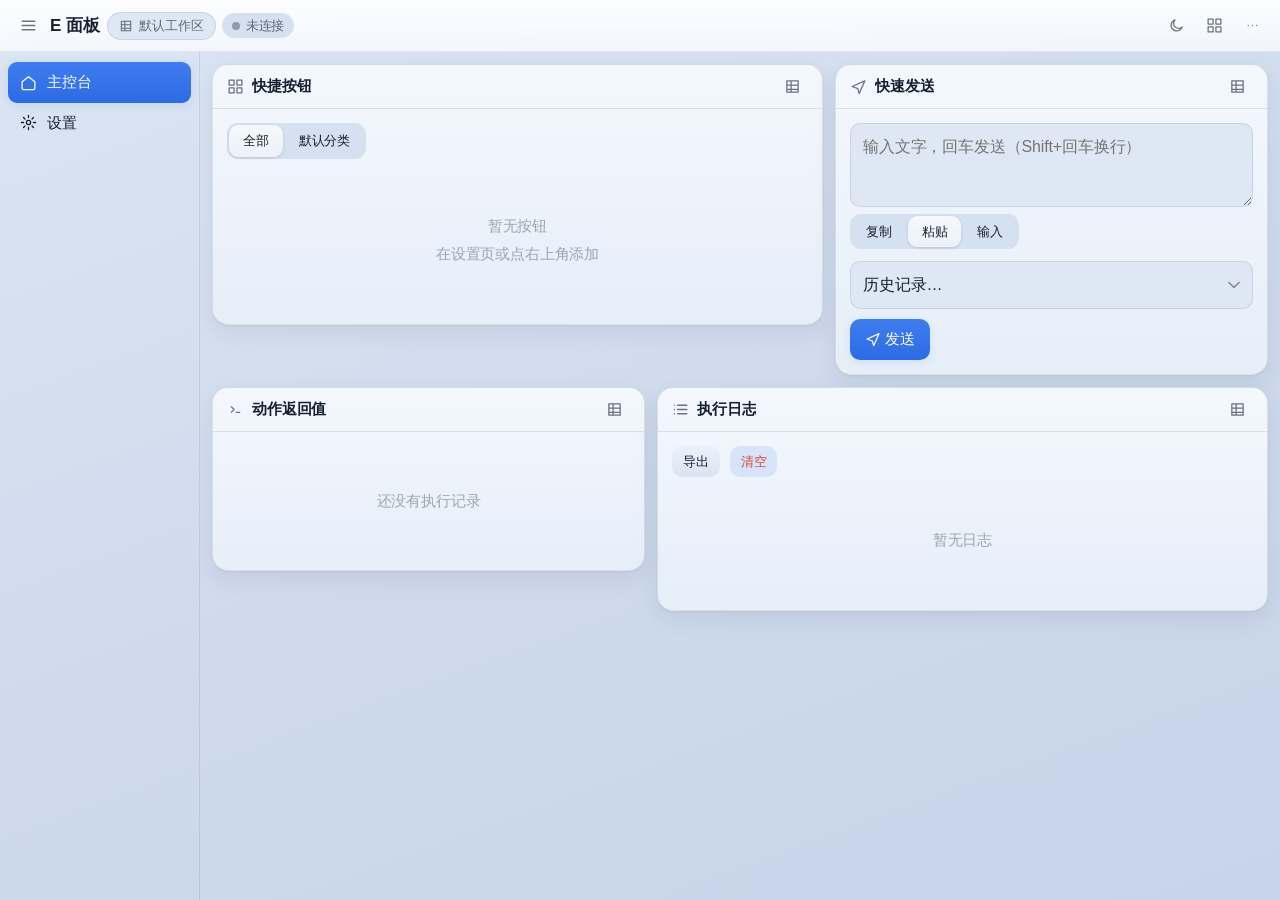
<file: index.html>
<!DOCTYPE html>
<html lang="zh-CN">
<head>
<meta charset="UTF-8">
<meta name="viewport" content="width=device-width, initial-scale=1, viewport-fit=cover">
<meta name="theme-color" content="#f5f6f8">
<title>E 面板</title>
<link rel="stylesheet" href="app.css">
</head>
<body>

<div id="app" data-theme="light" data-topbar="always" data-sidebar="always">
  <header class="appbar" id="appbar">
    <button class="iconbtn" id="btnMenu" title="页面菜单"></button>
    <span class="brand" id="brand">E 面板</span>
    <button class="wsbtn" id="btnWs" title="切换工作区"></button>
    <span class="status" id="status"><i class="dot"></i><span id="statusText">未连接</span></span>
    <span class="spacer"></span>
    <button class="iconbtn" id="btnTheme" title="切换主题"></button>
    <button class="iconbtn" id="btnEdit" title="编辑布局"></button>
    <button class="iconbtn" id="btnMore" title="更多"></button>
  </header>

  <div class="body">
    <nav class="sidebar" id="sidebar"></nav>
    <main class="main" id="main">
      <div class="page" id="page"></div>
    </main>
  </div>

  <nav class="tabbar" id="tabbar"></nav>

  <button class="chrome-handle" id="chromeHandle" hidden><i class="dot"></i></button>
  <div class="kiosk-exit" id="kioskExit" hidden></div>
</div>

<div id="modalRoot"></div>
<div id="toastRoot"></div>

<!-- 内核：注册表、存储、外壳、调度器 -->
<script src="app.js"></script>

<!-- 通道：负责「动作怎么执行」，注册后无需改内核 -->
<script src="channels/quicker.js"></script>
<script src="channels/reserved.js"></script>

<!-- 模块：负责「卡片长什么样」，注册后无需改内核 -->
<script src="modules/buttonGrid.js"></script>
<script src="modules/quickSend.js"></script>
<script src="modules/resultPanel.js"></script>
<script src="modules/logList.js"></script>
<script src="modules/todoList.js"></script>
<script src="modules/musicMeta.js"></script>
<script src="modules/musicPlayer.js"></script>
<script src="modules/reserved.js"></script>
</body>
</html>
</file>
<file: app.css>
/* EPanel · app.css —— Apple 风格 + 蓝灰配色
 * 浅色底 #CFDAED / 深色底 #202633，其余组件按该底色重新配色，并加入极淡渐变增加质感。
 * 零外部依赖，全部自包含。类名与 v1 保持一致，方便回退时直接替换。
 */

:root {
  /* 底色与层级（浅色） */
  --bg: #CFDAED;
  --surface: #EAF0F8;                 /* 卡片 */
  --surface-2: #DEE7F4;               /* 输入框填充 */
  --surface-3: #D5E0F0;               /* 分段控件底 / 普通按钮 */

  --border: rgba(20, 32, 47, .10);
  --border-2: rgba(20, 32, 47, .20);
  --text: #14202F;
  --text-dim: rgba(20, 32, 47, .62);
  --text-faint: rgba(20, 32, 47, .36);

  --accent: #2C6BE4;
  --accent-soft: rgba(44, 107, 228, .12);
  --ok: #1E9E58;
  --warn: #D98A12;
  --err: #DC4438;

  /* 渐变 */
  --page-grad: linear-gradient(160deg, #DBE5F3 0%, #CFDAED 52%, #C7D4E9 100%);
  --surface-grad: linear-gradient(180deg, #F3F8FD 0%, #E6EEF8 100%);
  --bar-grad: linear-gradient(180deg, rgba(255, 255, 255, .92), rgba(255, 255, 255, .70));
  --btn-grad: linear-gradient(180deg, rgba(255, 255, 255, .55), rgba(255, 255, 255, .12));
  --pbtn-grad: linear-gradient(180deg, rgba(255, 255, 255, .26), rgba(255, 255, 255, 0) 62%);
  --accent-grad: linear-gradient(180deg, #3E7DF0 0%, #2C6BE4 100%);

  --radius: 16px;
  --radius-sm: 10px;
  --gap: 12px;
  --appbar-h: 52px;
  --sidebar-w: 200px;
  --shadow: 0 1px 2px rgba(20, 32, 47, .06), 0 8px 24px rgba(20, 32, 47, .08);
}

[data-theme="dark"] {
  --bg: #202633;
  --surface: #2B3344;
  --surface-2: #313947;
  --surface-3: #37404F;

  --border: rgba(255, 255, 255, .10);
  --border-2: rgba(255, 255, 255, .18);
  --text: #E9EEF6;
  --text-dim: rgba(233, 238, 246, .62);
  --text-faint: rgba(233, 238, 246, .36);

  --accent: #5B8DEF;
  --accent-soft: rgba(91, 141, 239, .18);
  --ok: #3FCB74;
  --warn: #F2A93C;
  --err: #FF5F57;

  --page-grad: linear-gradient(160deg, #232A37 0%, #202633 55%, #1D232F 100%);
  --surface-grad: linear-gradient(180deg, #2D3544 0%, #282F3D 100%);
  --bar-grad: linear-gradient(180deg, rgba(43, 51, 68, .90), rgba(37, 44, 58, .74));
  --btn-grad: linear-gradient(180deg, rgba(255, 255, 255, .05), rgba(255, 255, 255, .01));
  --pbtn-grad: linear-gradient(180deg, rgba(255, 255, 255, .12), rgba(255, 255, 255, 0) 62%);
  --accent-grad: linear-gradient(180deg, #5E8BE9 0%, #4A78DC 100%);

  --shadow: 0 1px 2px rgba(0, 0, 0, .30), 0 10px 28px rgba(0, 0, 0, .34);
}

* { box-sizing: border-box; }

/* 作者样式里的 display 会盖掉 UA 的 [hidden]{display:none}
 *（.chrome-handle 就踩过：设了 hidden 却一直显示），这里显式兜住 */
[hidden] { display: none !important; }

html, body {
  margin: 0;
  padding: 0;
  height: 100%;
  background: var(--bg);
  background-image: var(--page-grad);
  background-attachment: fixed;
  color: var(--text);
  font: 400 15px/1.5 -apple-system, BlinkMacSystemFont, "SF Pro Text", "Helvetica Neue",
        "PingFang SC", "Hiragino Sans GB", "Microsoft YaHei", sans-serif;
  letter-spacing: -0.01em;
  -webkit-font-smoothing: antialiased;
  -webkit-text-size-adjust: 100%;
  overscroll-behavior-y: none;
}

button, input, select, textarea { font: inherit; color: inherit; letter-spacing: inherit; }
button { cursor: pointer; }

#app {
  display: flex;
  flex-direction: column;
  height: 100vh;
  height: 100dvh;
  overflow: hidden;
  background: transparent;
}

.spacer { flex: 1; }

/* 内联 SVG 图标统一尺寸：不加约束时会被撑成默认的数百像素 */
svg.icon { width: 16px; height: 16px; flex: none; vertical-align: -3px; }

/* ---------- 顶栏（毛玻璃 + 渐变 + 发丝线） ---------- */

.appbar {
  position: sticky;
  top: 0;
  z-index: 30;
  flex: none;
  height: var(--appbar-h);
  display: flex;
  align-items: center;
  gap: 6px;
  padding: 0 12px;
  padding-top: env(safe-area-inset-top);
  background: var(--bar-grad);
  -webkit-backdrop-filter: saturate(160%) blur(20px);
  backdrop-filter: saturate(160%) blur(20px);
  border-bottom: 0.5px solid var(--border);
  transition: transform .25s cubic-bezier(.32, .72, 0, 1);
}

[data-topbar="never"] .appbar { display: none; }
#app.chrome-hidden .appbar { transform: translateY(-110%); }

.brand { font-size: 17px; font-weight: 600; white-space: nowrap; }

/* 顶栏的工作区切换：胶囊按钮，名字太长就省略 */
.wsbtn {
  display: inline-flex; align-items: center; gap: 6px;
  height: 28px; padding: 0 11px; margin-left: 2px;
  border: 0.5px solid var(--border); border-radius: 999px;
  background: var(--surface-2); color: var(--text-dim);
  font-size: 13px; cursor: pointer; max-width: 170px; min-width: 0;
  transition: background-color .18s, color .18s;
}
.wsbtn:hover { background: var(--surface-3); color: var(--text); }
.wsbtn svg { width: 14px; height: 14px; flex: none; }
.wsbtn span { overflow: hidden; text-overflow: ellipsis; white-space: nowrap; }
@media (max-width: 520px) { .wsbtn { max-width: 96px; padding: 0 8px; } }

/* 设置页里的工作区列表行 */
.wsrow {
  display: flex; align-items: center; gap: 8px;
  padding: 10px 0; border-top: 0.5px solid var(--border);
}
.wsrow:first-of-type { border-top: none; }
.wsrow .nm { flex: 1; min-width: 0; display: flex; align-items: center; gap: 7px; }
.wsrow .nm b { overflow: hidden; text-overflow: ellipsis; white-space: nowrap; font-weight: 600; }
.wsrow .ops { display: flex; gap: 4px; flex: none; }
.wsrow .ops .iconbtn { width: 30px; height: 30px; }
.wsrow .ops .iconbtn svg { width: 15px; height: 15px; }

.status {
  display: inline-flex;
  align-items: center;
  gap: 6px;
  font-size: 13px;
  color: var(--text-dim);
  padding: 3px 10px;
  background: var(--surface-3);
  border-radius: 999px;
  white-space: nowrap;
}

.dot { width: 8px; height: 8px; border-radius: 50%; background: var(--text-faint); flex: none; }
.status.on   .dot { background: var(--ok); }
.status.off  .dot { background: var(--err); }
.status.busy .dot { background: var(--warn); }

.iconbtn {
  width: 32px; height: 32px;
  display: inline-flex; align-items: center; justify-content: center;
  border: none; border-radius: 9px;
  background: transparent; color: var(--text-dim);
  flex: none;
}
.iconbtn:hover { background: var(--surface-3); color: var(--text); }
.iconbtn.active { background: var(--accent-soft); color: var(--accent); }
.iconbtn svg { width: 17px; height: 17px; }

/* ---------- 侧栏 ---------- */

.body { flex: 1; display: flex; min-height: 0; }

.sidebar {
  flex: none;
  width: var(--sidebar-w);
  border-right: 0.5px solid var(--border);
  background: transparent;
  padding: 10px 8px;
  overflow-y: auto;
  transition: width .2s cubic-bezier(.32, .72, 0, 1);
}
[data-sidebar="rail"] .sidebar { width: 56px; }
[data-sidebar="never"] .sidebar { display: none; }

.navitem {
  display: flex; align-items: center; gap: 10px;
  padding: 9px 12px;
  border-radius: 9px;
  color: var(--text);
  cursor: pointer;
  white-space: nowrap;
  overflow: hidden;
  font-size: 15px;
}
.navitem:hover { background: var(--surface-3); }
.navitem.active {
  background: var(--accent-grad);
  color: #fff;
  font-weight: 500;
  box-shadow: 0 2px 8px var(--accent-soft);
}
.navitem svg { width: 17px; height: 17px; flex: none; }
[data-sidebar="rail"] .navitem span { display: none; }
[data-sidebar="rail"] .navitem { justify-content: center; padding: 9px 0; }

.main {
  flex: 1;
  min-width: 0;
  overflow-y: auto;
  overflow-x: hidden;
  -webkit-overflow-scrolling: touch;
  padding-bottom: env(safe-area-inset-bottom);
}

.page { padding: var(--gap); min-height: 100%; position: relative; }

/* ---------- 卡片 ---------- */

.grid { display: grid; grid-template-columns: repeat(12, minmax(0, 1fr)); gap: var(--gap); align-items: start; }

.card {
  background-color: var(--surface);
  background-image: var(--surface-grad);
  border: 0.5px solid var(--border);
  border-radius: var(--radius);
  box-shadow: var(--shadow);
  display: flex; flex-direction: column;
  min-width: 0;
  position: relative;
}
.card.maximized { position: absolute; inset: var(--gap); z-index: 20; width: auto !important; height: auto !important; }

.card-hd {
  position: relative; z-index: 2;
  display: flex; align-items: center; gap: 8px;
  height: 44px; padding: 0 14px;
  border-bottom: 0.5px solid var(--border);
  flex: none;
  /* 标题栏就是拖动把手：触摸端必须把滚动手势吃掉（touch-action），
     否则浏览器会把手势判成页面滚动 → 拖动刚开始就被 pointercancel 打断 */
  touch-action: none;
  -webkit-user-select: none; user-select: none;
  -webkit-touch-callout: none;
}
.card-hd svg.icon { width: 17px; height: 17px; flex: none; color: var(--text-dim); }
.card-title { font-size: 15px; font-weight: 600; overflow: hidden; text-overflow: ellipsis; white-space: nowrap; }
.card-body { padding: 14px; min-height: 0; }
.card[data-hmode="fixed"] .card-body { overflow: auto; }
.card.collapsed .card-body { display: none; }

.card-actions { margin-left: auto; display: flex; gap: 2px; opacity: 0; transition: opacity .2s; position: relative; z-index: 3; }
.card:hover .card-actions, .editing .card-actions { opacity: 1; }
@media (hover: none) { .card-actions { opacity: 1; } }

.grip { position: absolute; left: 0; top: 0; width: 100%; height: 44px; cursor: grab; z-index: 1; pointer-events: none; }
.editing .grip { background: repeating-linear-gradient(90deg, transparent 0 7px, var(--surface-3) 7px 8px); opacity: .55; border-radius: var(--radius) var(--radius) 0 0; }

.resize {
  position: absolute; right: 0; bottom: 0;
  width: 22px; height: 22px;
  cursor: nwse-resize;
  display: none;
  align-items: flex-end; justify-content: flex-end;
  padding: 3px;
  color: var(--text-faint);
  z-index: 4;
  touch-action: none;                 /* 触摸端别让浏览器把缩放当成页面滚动 */
}
.card:hover .resize, .editing .resize { display: flex; }
.resize { opacity: .4; }
.card:hover .resize { opacity: .9; }
@media (hover: none) { .resize { display: flex; opacity: .7; width: 30px; height: 30px; padding: 6px; } }
.resize svg { width: 13px; height: 13px; }

/* 拖动/缩放进行中：全局禁掉文字选中与光标，免得手势被选中或右键菜单抢走 */
body.dragging-card, body.resizing-card {
  -webkit-user-select: none; user-select: none;
  -webkit-touch-callout: none;
}
body.resizing-card { cursor: nwse-resize; }

.card.dragging { opacity: .5; pointer-events: none; transform: scale(.99); }

.addcard {
  border: 1.5px dashed var(--border-2);
  border-radius: var(--radius);
  display: flex; align-items: center; justify-content: center; gap: 8px;
  min-height: 78px;
  color: var(--accent);
  background: transparent;
  font-size: 15px;
}
.addcard:hover { border-color: var(--accent); background: var(--accent-soft); }

.empty { display: flex; flex-direction: column; align-items: center; justify-content: center; padding: 44px 12px; color: var(--text-faint); text-align: center; font-size: 15px; }

/* ---------- 分段控件 / chip ---------- */

.chips {
  display: inline-flex; flex-wrap: wrap; gap: 2px;
  padding: 2px; margin-bottom: 12px;
  background: var(--surface-3);
  border-radius: 11px;
}
.chip {
  padding: 6px 14px; border-radius: 9px;
  border: none; background: transparent; color: var(--text);
  font-size: 13px;
  transition: background .15s;
}
.chip:hover { background: rgba(255, 255, 255, .40); }
[data-theme="dark"] .chip:hover { background: rgba(255, 255, 255, .07); }
.chip.active {
  background: var(--btn-grad), var(--surface);
  color: var(--text);
  font-weight: 500;
  box-shadow: 0 1px 3px rgba(20, 32, 47, .14);
}

/* ---------- 快捷按钮 ---------- */

.btngrid { display: grid; gap: 10px; }

.pbtn {
  position: relative;
  width: 100%;
  aspect-ratio: 1 / 1;
  border: none;
  border-radius: 14px;
  min-height: 56px;
  padding: 8px;
  display: flex; flex-direction: column; align-items: center; justify-content: center; gap: 6px;
  color: #fff;
  overflow: hidden;
  background-image: var(--pbtn-grad);
  box-shadow: inset 0 1px 0 rgba(255, 255, 255, .30), 0 2px 6px rgba(20, 32, 47, .14);
  transition: transform .12s cubic-bezier(.32, .72, 0, 1), box-shadow .12s;
}
.pbtn:active {
  transform: scale(.96);
  box-shadow: inset 0 1px 0 rgba(255, 255, 255, .20), 0 0 0 rgba(0, 0, 0, 0);
}
.pbtn .pbtn-icon { width: 24px; height: 24px; display: flex; align-items: center; justify-content: center; }
.pbtn .pbtn-icon svg { width: 24px; height: 24px; }
.pbtn .pbtn-name { font-size: 13px; font-weight: 500; line-height: 1.25; text-align: center; word-break: break-all; text-shadow: 0 1px 2px rgba(0, 0, 0, .20); }
.pbtn.pending { opacity: .55; }

.pbtn-more {
  position: absolute; top: 4px; right: 4px;
  z-index: 2;
  width: 22px; height: 22px; border-radius: 50%;
  background: rgba(0, 0, 0, .30);
  -webkit-backdrop-filter: blur(6px);
  backdrop-filter: blur(6px);
  color: #fff;
  display: none; align-items: center; justify-content: center;
  font-size: 13px; line-height: 1;
}
.pbtn:hover .pbtn-more { display: flex; }

/* ---------- 表单 ---------- */

.field { margin-bottom: 14px; }
.field > label { display: block; font-size: 13px; color: var(--text-dim); margin-bottom: 6px; }
.hint { font-size: 13px; color: var(--text-faint); margin-top: 6px; }

input[type="text"], input[type="password"], input[type="email"], input[type="number"], input[type="url"], select, textarea {
  width: 100%;
  padding: 11px 12px;
  border: 0.5px solid var(--border);
  border-radius: var(--radius-sm);
  background: var(--surface-2);
  color: var(--text);
  font-size: 16px;            /* ≥16px 可避免 iOS Safari 聚焦时自动放大页面 */
  outline: none;
  appearance: none;
}
input:focus, select:focus, textarea:focus { box-shadow: 0 0 0 3px var(--accent-soft); }
textarea { resize: vertical; min-height: 84px; line-height: 1.5; }
input[type="color"] { width: 100%; height: 40px; padding: 3px; border: 0.5px solid var(--border); border-radius: var(--radius-sm); background: var(--surface-2); }
input[type="range"] { width: 100%; padding: 0; background: transparent; border: none; }
input[type="range"]:focus { box-shadow: none; }

select {
  background-image: url("data:image/svg+xml;utf8,<svg xmlns='http://www.w3.org/2000/svg' width='12' height='8' viewBox='0 0 12 8'><path d='M1 1.5L6 6.5L11 1.5' fill='none' stroke='%23888' stroke-width='1.6' stroke-linecap='round' stroke-linejoin='round'/></svg>");
  background-repeat: no-repeat;
  background-position: right 12px center;
  padding-right: 32px;
}

/* iOS 开关 */
.switch { display: inline-flex; align-items: center; gap: 10px; cursor: pointer; }
.switch input {
  width: 51px; height: 31px;
  appearance: none;
  background: var(--surface-3);
  border-radius: 15.5px;
  position: relative;
  transition: background .25s cubic-bezier(.32, .72, 0, 1);
  flex: none;
}
.switch input::after {
  content: ""; position: absolute; top: 2px; left: 2px;
  width: 27px; height: 27px; border-radius: 50%;
  background: #fff;
  box-shadow: 0 3px 8px rgba(0, 0, 0, .18), 0 1px 1px rgba(0, 0, 0, .10);
  transition: transform .25s cubic-bezier(.32, .72, 0, 1);
}
.switch input:checked { background: var(--ok); }
.switch input:checked::after { transform: translateX(20px); }

/* iOS 滑块 */
input[type="range"] { -webkit-appearance: none; appearance: none; height: 28px; }
input[type="range"]::-webkit-slider-runnable-track { height: 4px; border-radius: 2px; background: var(--surface-3); }
input[type="range"]::-webkit-slider-thumb {
  -webkit-appearance: none; appearance: none;
  width: 28px; height: 28px; margin-top: -12px;
  border-radius: 50%; background: #fff;
  box-shadow: 0 3px 8px rgba(0, 0, 0, .18), 0 0 0 0.5px rgba(0, 0, 0, .10);
}
input[type="range"]::-moz-range-track { height: 4px; border-radius: 2px; background: var(--surface-3); }
input[type="range"]::-moz-range-thumb { width: 28px; height: 28px; border: none; border-radius: 50%; background: #fff; box-shadow: 0 3px 8px rgba(0, 0, 0, .18); }

/* ---------- 按钮 ---------- */

.btn {
  padding: 9px 15px;
  border: none;
  border-radius: var(--radius-sm);
  background: var(--surface-3);
  background-image: var(--btn-grad);
  color: var(--text);
  font-size: 15px;
}
.btn:hover { filter: brightness(.97); }
.btn.primary { background: var(--accent-grad); color: #fff; font-weight: 500; box-shadow: 0 2px 8px var(--accent-soft); }
.btn.danger { color: var(--err); background: var(--accent-soft); background-image: none; }
.btn.danger:hover { background: rgba(220, 68, 56, .18); }
.btn.sm { padding: 6px 11px; font-size: 13px; }
.btn:disabled { opacity: .45; cursor: not-allowed; }

.row { display: flex; gap: 10px; align-items: center; flex-wrap: wrap; }

/* ---------- 结果面板 / 日志 ---------- */

.kv { display: flex; justify-content: space-between; gap: 8px; padding: 9px 0; border-top: 0.5px solid var(--border); font-size: 13px; color: var(--text-dim); }
.kv:first-child { border-top: none; }
.result-box {
  background: var(--surface-2);
  border-radius: var(--radius-sm);
  padding: 12px;
  font-family: ui-monospace, SFMono-Regular, Menlo, Consolas, monospace;
  font-size: 13px;
  white-space: pre-wrap;
  word-break: break-all;
  max-height: 180px;
  overflow: auto;
}
.badge { display: inline-block; padding: 2px 9px; border-radius: 999px; font-size: 12px; background: var(--surface-3); color: var(--text-dim); }
.badge.ok { background: rgba(30, 158, 88, .16); color: var(--ok); }
.badge.err { background: rgba(220, 68, 56, .14); color: var(--err); }
[data-theme="dark"] .badge.ok { background: rgba(63, 203, 116, .18); }
[data-theme="dark"] .badge.err { background: rgba(255, 95, 87, .18); }

.logrow { display: flex; align-items: baseline; gap: 10px; padding: 9px 0; border-top: 0.5px solid var(--border); font-size: 13px; }
.logrow:first-child { border-top: none; }
.logrow .t { color: var(--text-faint); flex: none; font-variant-numeric: tabular-nums; }
.logrow .n { flex: 1; min-width: 0; overflow: hidden; text-overflow: ellipsis; white-space: nowrap; }
.logrow .s { flex: none; color: var(--text-dim); }

/* ---------- 弹窗 ---------- */

#modalRoot:empty { display: none; }
.mask {
  position: absolute; inset: 0;
  background: rgba(12, 18, 28, .38);
  display: flex; align-items: center; justify-content: center;
  padding: 24px 12px;
  overflow: auto;
  z-index: 100;
}
.dialog {
  background-color: var(--surface);
  background-image: var(--surface-grad);
  border: none;
  border-radius: 14px;
  width: 100%;
  max-width: 420px;
  box-shadow: 0 20px 60px rgba(12, 18, 28, .30);
  display: flex; flex-direction: column;
  max-height: 100%;
  overflow: hidden;
}
.dialog.wide { max-width: 560px; }
.dialog-hd { display: flex; align-items: center; gap: 8px; padding: 18px 18px 12px; }
.dialog-hd h3 { margin: 0; font-size: 17px; font-weight: 600; text-align: center; flex: 1; }
.dialog-bd { padding: 0 18px; overflow: auto; font-size: 15px; -webkit-overflow-scrolling: touch; overscroll-behavior: contain; }
.dialog-ft { padding: 14px 18px 18px; display: flex; justify-content: flex-end; gap: 10px; }

/* ---------- Toast ---------- */

#toastRoot {
  position: absolute; left: 0; right: 0; bottom: calc(20px + env(safe-area-inset-bottom));
  display: flex; flex-direction: column; align-items: center; gap: 10px;
  pointer-events: none; z-index: 200;
}
.toast {
  background: rgba(20, 28, 40, .88);
  -webkit-backdrop-filter: blur(12px);
  backdrop-filter: blur(12px);
  color: #fff;
  padding: 11px 18px;
  border-radius: 999px;
  font-size: 15px;
  max-width: 80%;
  box-shadow: 0 8px 24px rgba(12, 18, 28, .24);
  animation: toastIn .22s cubic-bezier(.32, .72, 0, 1);
}
.toast.ok { background: linear-gradient(180deg, rgba(40, 175, 98, .96), rgba(30, 158, 88, .96)); }
.toast.err { background: linear-gradient(180deg, rgba(232, 88, 80, .96), rgba(220, 68, 56, .96)); }
@keyframes toastIn { from { opacity: 0; transform: translateY(10px) scale(.96); } to { opacity: 1; transform: none; } }

/* ---------- 底部标签栏 ---------- */

.tabbar {
  display: none;
  flex: none;
  border-top: 0.5px solid var(--border);
  background: var(--bar-grad);
  -webkit-backdrop-filter: saturate(160%) blur(20px);
  backdrop-filter: saturate(160%) blur(20px);
  padding-bottom: env(safe-area-inset-bottom);
}
.tabbar .tab {
  flex: 1;
  padding: 8px 2px 7px;
  display: flex; flex-direction: column; align-items: center; gap: 3px;
  background: transparent; border: none;
  color: var(--text-dim); font-size: 11px;
}
.tabbar .tab.active { color: var(--accent); }
.tabbar .tab svg { width: 22px; height: 22px; }

/* ---------- 唤出把手 / 展示模式 ---------- */

.chrome-handle {
  position: absolute;
  right: 14px; bottom: calc(16px + env(safe-area-inset-bottom));
  width: 34px; height: 34px;
  border-radius: 50%;
  border: 0.5px solid var(--border);
  background: var(--btn-grad), var(--surface);
  -webkit-backdrop-filter: blur(12px);
  backdrop-filter: blur(12px);
  display: flex; align-items: center; justify-content: center;
  opacity: .85;
  z-index: 60;
  box-shadow: 0 3px 12px rgba(12, 18, 28, .18);
}
.chrome-handle:hover { opacity: 1; }
.chrome-handle[data-pos="bl"] { right: auto; left: 14px; }
.chrome-handle[data-pos="tr"] { bottom: auto; top: calc(14px + env(safe-area-inset-top)); }
.chrome-handle[data-pos="tl"] { right: auto; left: 14px; bottom: auto; top: calc(14px + env(safe-area-inset-top)); }

#app.kiosk .appbar,
#app.kiosk .sidebar,
#app.kiosk .tabbar { display: none; }
#app.kiosk .card-actions { display: none; }
#app.kiosk .resize { display: none; }
#app.kiosk .card-hd { touch-action: auto; user-select: auto; }   /* 展示模式不拖动，滚动手势还回去 */
#app.kiosk.hide-titles .card-hd { display: none; }

.kiosk-exit { position: absolute; top: 0; right: 0; width: 44px; height: 44px; z-index: 70; background: transparent; }

/* ---------- 设置页 ---------- */

.settings { max-width: 680px; }
.section {
  background-color: var(--surface);
  background-image: var(--surface-grad);
  border: 0.5px solid var(--border);
  border-radius: 12px;
  padding: 18px;
  margin-bottom: 20px;
  box-shadow: var(--shadow);
}
.section h4 { margin: 0 0 14px; font-size: 13px; font-weight: 600; color: var(--text-dim); }
.channel-block { border-top: 0.5px solid var(--border); padding-top: 16px; margin-top: 16px; }
.channel-block:first-of-type { border-top: none; padding-top: 0; margin-top: 0; }

/* ---------- 切换与点击动效 ---------- */

.iconbtn, .btn, .chip, .navitem, .tabbar .tab, .addcard {
  transition: background-color .18s ease, background-image .18s ease, color .18s ease,
              box-shadow .18s ease, transform .14s cubic-bezier(.32, .72, 0, 1), filter .15s ease;
}
.iconbtn:active, .chip:active, .navitem:active, .tabbar .tab:active { transform: scale(.94); }
.btn:active, .addcard:active { transform: scale(.97); }

/* 主题按钮：切到深色时太阳/月亮转半圈 */
#btnTheme svg { transition: transform .45s cubic-bezier(.32, .72, 0, 1); }
[data-theme="dark"] #btnTheme svg { transform: rotate(180deg); }

/* 最大化后图标转 90°，提示再点是还原 */
.card-hd > .iconbtn svg { transition: transform .3s cubic-bezier(.32, .72, 0, 1); }
.card.maximized .card-hd > .iconbtn svg { transform: rotate(90deg); }

/* iOS 开关：回弹曲线 + 按住时拇指拉长（模拟原生手感） */
.switch input { transition: background-color .28s cubic-bezier(.4, 0, .2, 1); }
.switch input::after {
  transition: transform .28s cubic-bezier(.34, 1.32, .64, 1), width .18s ease;
}
.switch input:active::after { width: 33px; }
.switch input:checked:active::after { transform: translateX(14px); }

/* 分段控件：选中时轻微弹一下（chip 每次点击会重建，动画自然重放） */
@keyframes chipPop { from { transform: scale(.92); } to { transform: scale(1); } }
.chip.active { animation: chipPop .22s cubic-bezier(.32, .72, 0, 1); }

/* 状态点颜色过渡 */
.dot { transition: background-color .3s ease; }

/* ---------- 滚动条 ---------- */

* { scrollbar-width: thin; scrollbar-color: var(--border-2) transparent; }
::-webkit-scrollbar { width: 9px; height: 9px; }
::-webkit-scrollbar-track { background: transparent; }
::-webkit-scrollbar-thumb { background: var(--border-2); border-radius: 999px; border: 2px solid transparent; background-clip: padding-box; }
::-webkit-scrollbar-thumb:hover { background: var(--text-faint); background-clip: padding-box; }
::-webkit-scrollbar-corner { background: transparent; }
@media (hover: none) { * { scrollbar-width: none; } ::-webkit-scrollbar { width: 0; height: 0; } }

/* ---------- 响应式 ---------- */

@media (max-width: 1023px) { .grid { grid-template-columns: repeat(8, minmax(0, 1fr)); } }

@media (max-width: 639px) {
  .grid { grid-template-columns: repeat(4, minmax(0, 1fr)); }
  .sidebar { display: none; }
  .tabbar { display: flex; }
  [data-sidebar="never"] .tabbar { display: none; }
  .page { padding: 10px; }
  .brand { font-size: 16px; }
  .status span { display: none; }
  .appbar { gap: 2px; padding: 0 8px; }
  .dialog { max-width: none; }
  .mask { padding: 16px 10px; align-items: flex-start; }
  .card-body { padding: 12px; }
}

@media (prefers-reduced-motion: reduce) { * { transition: none !important; animation: none !important; } }
</file>
